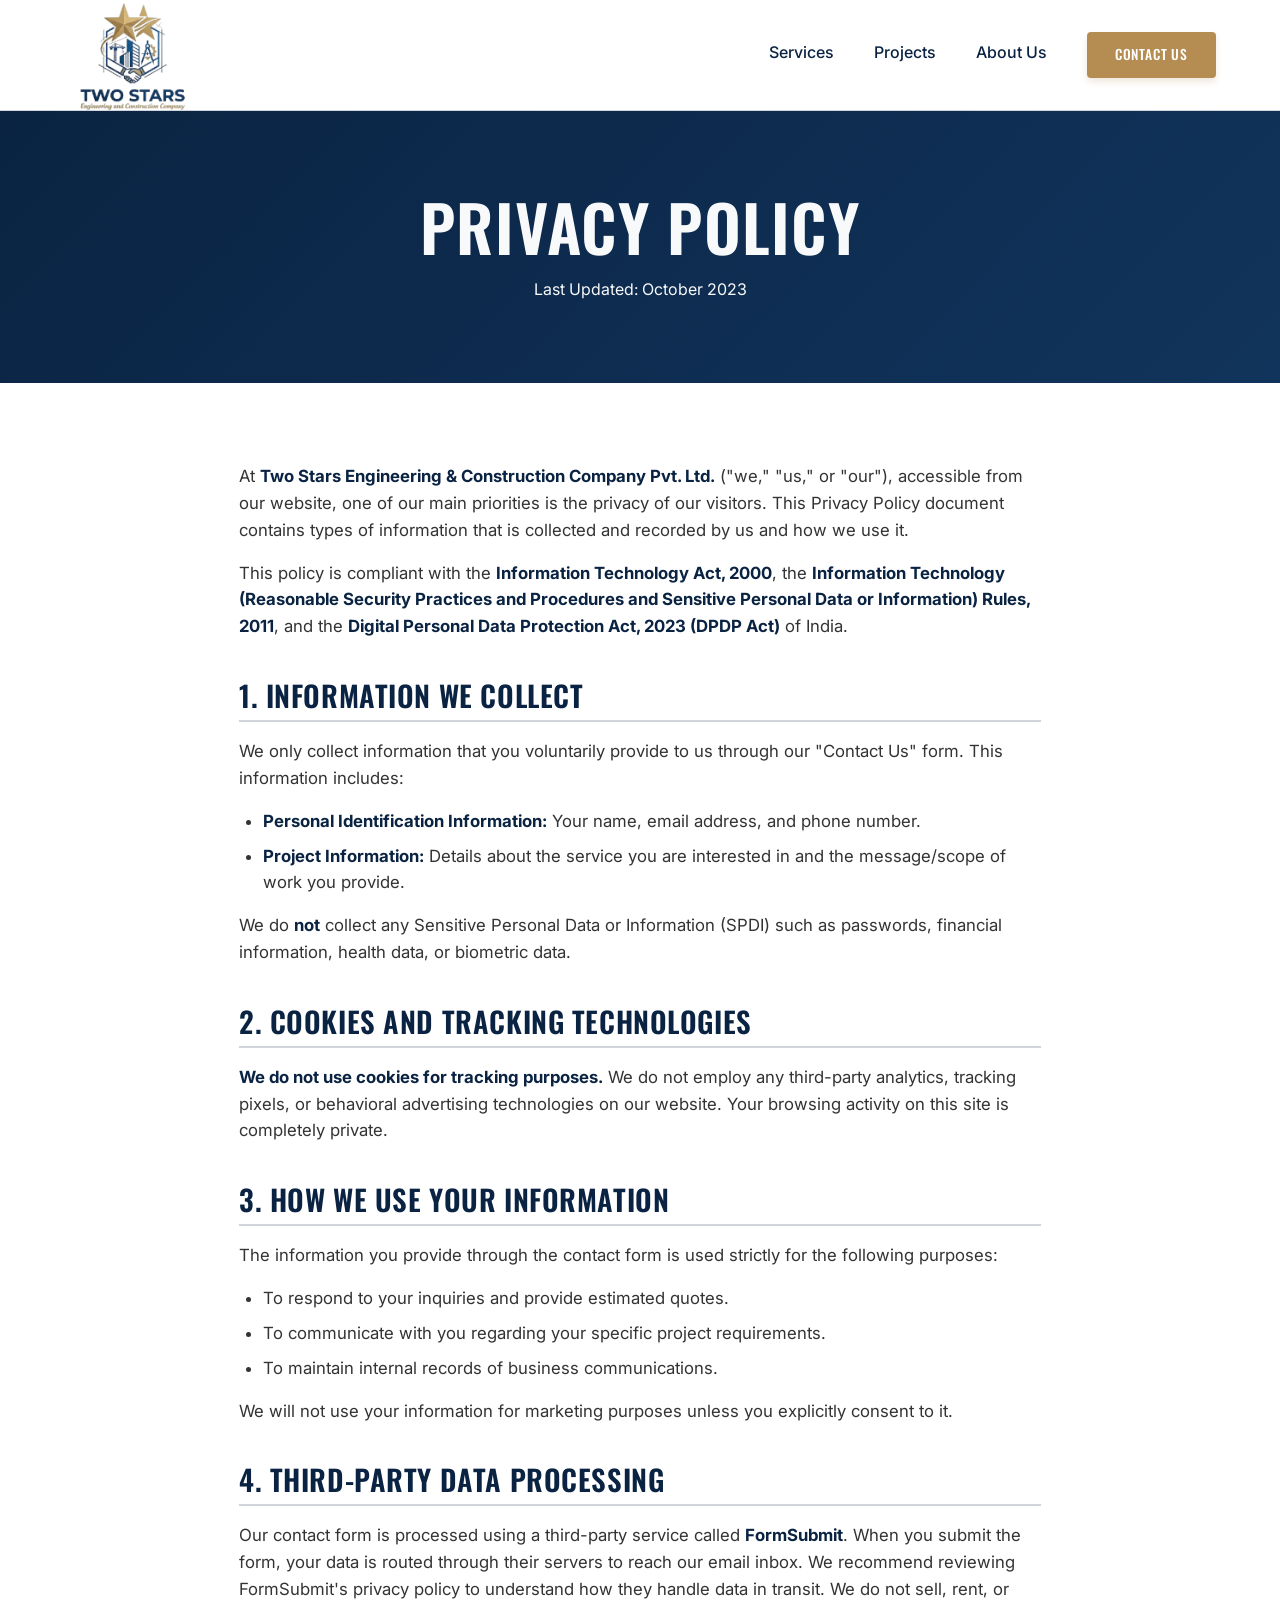
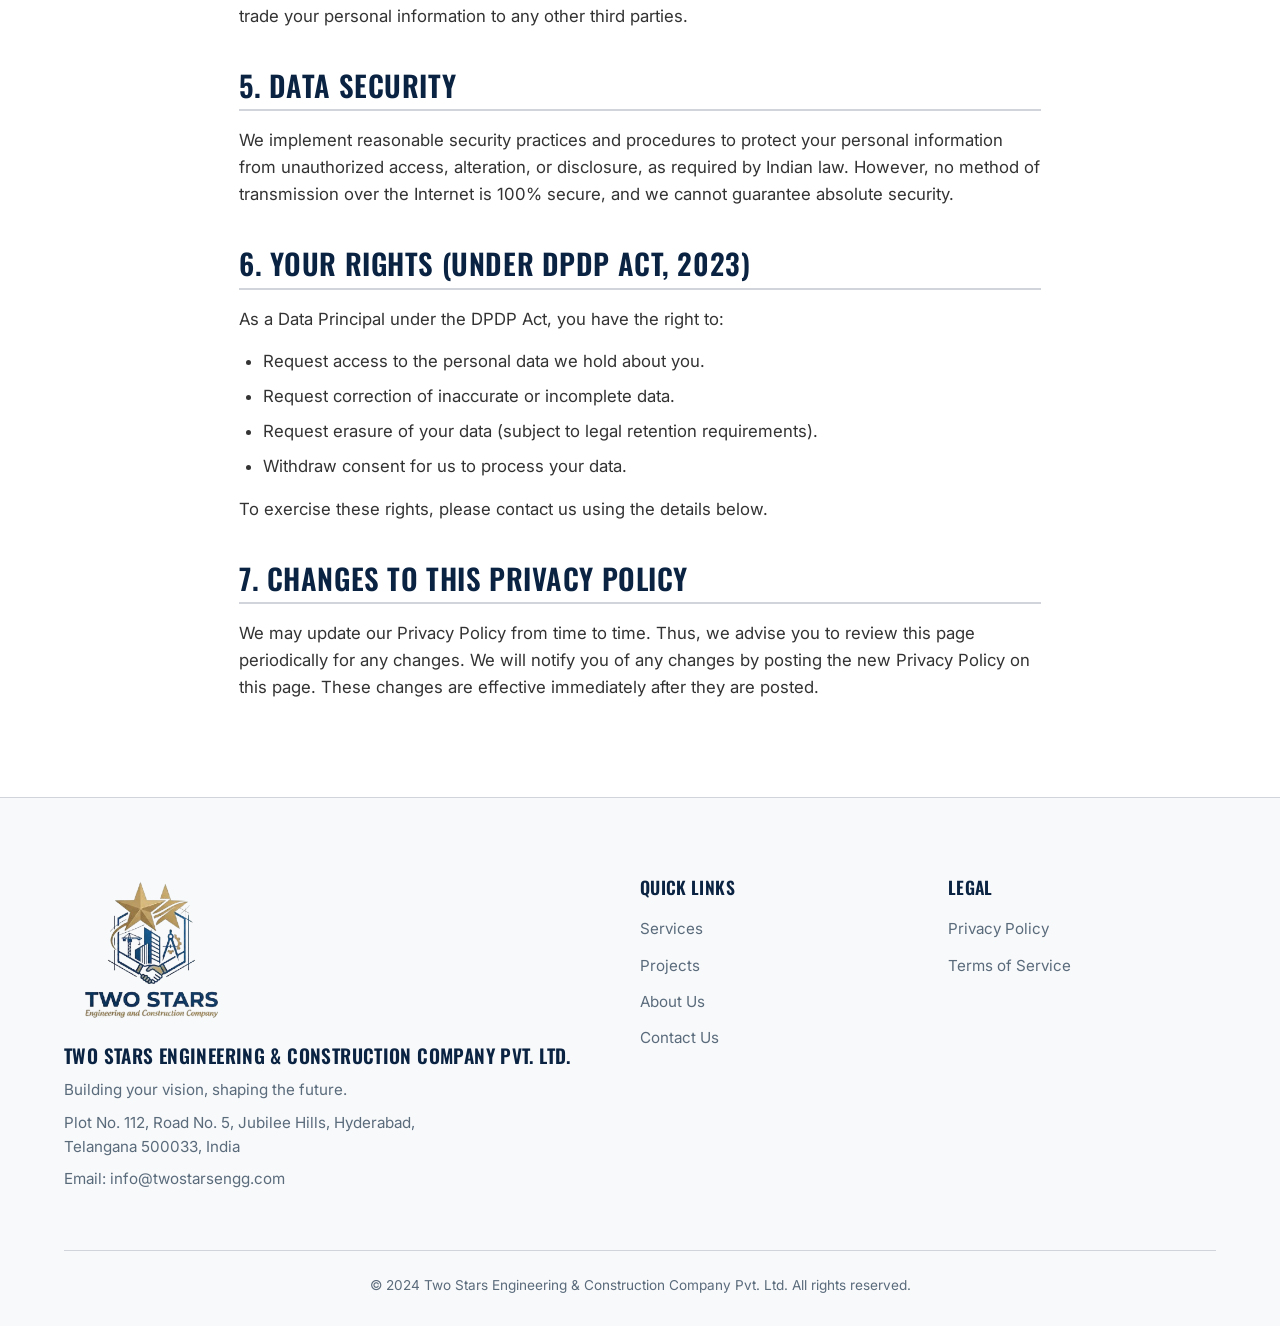
<file: privacy-policy.html>
<!DOCTYPE html>
<html lang="en">
<head>
  <meta charset="UTF-8" />
  <meta name="viewport" content="width=device-width, initial-scale=1.0" />
  <title>Privacy Policy - Two Stars Engineering & Construction</title>
  <link rel="preconnect" href="https://fonts.googleapis.com" />
  <link rel="preconnect" href="https://fonts.gstatic.com" crossorigin />
  <link href="https://fonts.googleapis.com/css2?family=Oswald:wght@400;500;600;700&family=Inter:wght@300;400;500;600&display=swap" rel="stylesheet" />
    <link rel="stylesheet" href="hamburger.css" />

  <style>
    /* --- Copying Design Tokens from main page --- */
    :root {
      --cream: #f8f9fa;
      --charcoal: #0A2342;
      --rust: #b58d53;
      --rust-light: #d1a865;
      --gray: #5a6b7c;
      --border: #d1d5db;
      --font-display: 'Oswald', sans-serif;
      --font-body: 'Inter', sans-serif;
      --max-width: 1200px;
      --radius: 4px;
    }

    html { scroll-behavior: smooth; scroll-padding-top: 130px; }
    * { margin: 0; padding: 0; box-sizing: border-box; }
    body { font-family: var(--font-body); background: var(--cream); color: var(--charcoal); line-height: 1.6; overflow-x: hidden; }
    h1, h2, h3, h4 { font-family: var(--font-display); font-weight: 600; line-height: 1.1; text-transform: uppercase; letter-spacing: 0.02em; }
    a { text-decoration: none; color: inherit; }
    .container { max-width: var(--max-width); margin: 0 auto; padding: 0 24px; }
    
    /* --- Buttons & Navbar --- */
    .btn { display: inline-block; padding: 12px 24px; font-family: var(--font-display); font-size: 0.9rem; font-weight: 500; letter-spacing: 0.06em; text-transform: uppercase; border-radius: var(--radius); transition: all 0.3s cubic-bezier(0.25, 0.8, 0.25, 1); cursor: pointer; border: none; }
    .btn-primary { background: var(--rust); color: #fff; box-shadow: 0 4px 6px rgba(181, 141, 83, 0.2); }
    .btn-primary:hover { background: var(--rust-light); transform: translateY(-3px); box-shadow: 0 8px 15px rgba(181, 141, 83, 0.4); }

    .navbar { background: rgba(255, 255, 255, 0.95); backdrop-filter: blur(10px); border-bottom: 1px solid var(--border); position: sticky; top: 0; z-index: 1000; padding: 0; }
    .nav-container { display: flex; justify-content: space-between; align-items: center; min-height: 110px; }
    .nav-logo img { height: 110px; width: auto; display: block; transition: transform 0.3s ease; }
    .nav-logo:hover img { transform: scale(1.02); }
    .nav-links { display: flex; align-items: center; gap: 40px; }
    .nav-links a:not(.btn) { font-weight: 500; font-size: 1rem; position: relative; padding-bottom: 4px; transition: color 0.3s ease; }
    .nav-links a:not(.btn)::after { content: ''; position: absolute; width: 0; height: 2px; bottom: 0; left: 0; background-color: var(--rust); transition: width 0.3s ease; }
    .nav-links a:not(.btn):hover { color: var(--rust); }
    .nav-links a:not(.btn):hover::after { width: 100%; }
    .nav-btn { padding: 12px 28px; font-size: 0.85rem; }

    /* --- Page Header --- */
    .page-header { background: linear-gradient(135deg, var(--charcoal) 0%, #11345c 100%); color: var(--cream); padding: 80px 0; text-align: center; }
    .page-header h1 { font-size: clamp(2.5rem, 5vw, 4rem); margin-bottom: 16px; }

    /* --- Legal Content Area --- */
    .legal-section { padding: 80px 0; background: #fff; }
    .legal-content { max-width: 850px; margin: 0 auto; }
    .legal-content h2 { font-size: 1.8rem; margin: 40px 0 16px 0; color: var(--charcoal); border-bottom: 2px solid var(--border); padding-bottom: 8px; }
    .legal-content h3 { font-size: 1.3rem; margin: 24px 0 12px 0; color: var(--charcoal); }
    .legal-content p { margin-bottom: 16px; color: #333; font-size: 1.05rem; }
    .legal-content ul { margin-bottom: 16px; padding-left: 24px; color: #333; font-size: 1.05rem; }
    .legal-content li { margin-bottom: 8px; }
    .legal-content strong { color: var(--charcoal); }

    /* --- Footer --- */
    .footer { padding: 80px 0 30px; background: var(--cream); border-top: 1px solid var(--border); font-size: 0.95rem; color: var(--gray); }
    .footer-grid { display: grid; grid-template-columns: 2fr 1fr 1fr; gap: 40px; margin-bottom: 50px; }
    .footer-brand img { height: 140px; margin-bottom: 20px; transition: filter 0.3s ease; }
    .footer-brand img:hover { filter: brightness(0.8); }
    .footer-brand h4 { color: var(--charcoal); font-size: 1.2rem; margin-bottom: 12px; }
    .footer-brand p { margin-bottom: 8px; }
    .footer-links h4 { color: var(--charcoal); font-size: 1.1rem; margin-bottom: 20px; }
    .footer-links ul { list-style: none; }
    .footer-links li { margin-bottom: 12px; }
    .footer-links a { transition: color 0.3s ease, padding-left 0.3s ease; display: inline-block; }
    .footer-links a:hover { color: var(--rust); padding-left: 5px; }
    .footer-bottom { text-align: center; padding-top: 24px; border-top: 1px solid var(--border); font-size: 0.85rem; }

    /* --- Scroll Top --- */
    #scrollTopBtn { position: fixed; bottom: 30px; right: 30px; width: 50px; height: 50px; background-color: var(--rust); color: #fff; border: none; border-radius: 50%; font-size: 1.5rem; cursor: pointer; display: flex; align-items: center; justify-content: center; box-shadow: 0 4px 15px rgba(0,0,0,0.2); transition: all 0.3s cubic-bezier(0.25, 0.8, 0.25, 1); opacity: 0; visibility: hidden; z-index: 999; }
    #scrollTopBtn.show { opacity: 1; visibility: visible; }
    #scrollTopBtn:hover { background-color: var(--charcoal); transform: translateY(-5px); box-shadow: 0 6px 20px rgba(0,0,0,0.3); }

    @media (max-width: 900px) {
      html { scroll-padding-top: 100px; } 
      .nav-container { min-height: 80px; }
      .nav-logo img { height: 80px; }
      .nav-links { display: none; }
      .footer-grid { grid-template-columns: 1fr; gap: 30px; }
    }
    @media (max-width: 640px) {
      .legal-section { padding: 50px 0; }
      .footer-brand img { height: 110px; }
    }
  </style>
</head>
<body>
<!-- 
  NAVBAR
  <header class="navbar">
    <div class="container nav-container">
      <a href="index.html" class="nav-logo">
        <img src="logo.png" alt="Two Stars Engineering and Construction Company Logo" />
      </a>
      <nav class="nav-links">
        <a href="index.html#services">Services</a>
        <a href="index.html#projects">Projects</a>
        <a href="index.html#about">About Us</a>
        <a href="index.html#contact" class="btn btn-primary nav-btn">Contact Us</a>
      </nav>
    </div>
  </header> -->


  <header class="navbar">
  <div class="container nav-container">
    <a href="index.html" class="nav-logo">
      <img src="logo.png" alt="Two Stars Engineering and Construction Company Logo" />
    </a>
    
    <!-- Desktop Links -->
    <nav class="nav-links">
     <a href="index.html#services">Services</a>
        <a href="index.html#projects">Projects</a>
        <a href="index.html#about">About Us</a>
        <a href="index.html#contact" class="btn btn-primary nav-btn">Contact Us</a>
    </nav>

    <!-- Mobile Hamburger Button -->
    <button class="hamburger" id="hamburger" aria-label="Toggle menu">
      <span></span>
      <span></span>
      <span></span>
    </button>

    
<!-- Mobile Menu Overlay (Place this right after the header) -->
<div class="mobile-menu" id="mobileMenu">
  <div class="mobile-menu-links">
    <a href="index.html#services" class="mobile-link">Services</a>
    <a href="index.html#projects" class="mobile-link">Projects</a>
    <a href="index.html#about" class="mobile-link">About Us</a>
    <a href="index.html#contact" class="btn btn-primary mobile-link">Contact Us</a>
  </div>
</div>
  </div>
</header

  <!-- PAGE HEADER -->
  <section class="page-header">
    <div class="container">
      <h1>Privacy Policy</h1>
      <p>Last Updated: October 2023</p>
    </div>
  </section>

  <!-- LEGAL CONTENT -->
  <section class="legal-section">
    <div class="container legal-content">
      <p>At <strong>Two Stars Engineering & Construction Company Pvt. Ltd.</strong> ("we," "us," or "our"), accessible from our website, one of our main priorities is the privacy of our visitors. This Privacy Policy document contains types of information that is collected and recorded by us and how we use it.</p>
      <p>This policy is compliant with the <strong>Information Technology Act, 2000</strong>, the <strong>Information Technology (Reasonable Security Practices and Procedures and Sensitive Personal Data or Information) Rules, 2011</strong>, and the <strong>Digital Personal Data Protection Act, 2023 (DPDP Act)</strong> of India.</p>

      <h2>1. Information We Collect</h2>
      <p>We only collect information that you voluntarily provide to us through our "Contact Us" form. This information includes:</p>
      <ul>
        <li><strong>Personal Identification Information:</strong> Your name, email address, and phone number.</li>
        <li><strong>Project Information:</strong> Details about the service you are interested in and the message/scope of work you provide.</li>
      </ul>
      <p>We do <strong>not</strong> collect any Sensitive Personal Data or Information (SPDI) such as passwords, financial information, health data, or biometric data.</p>

      <h2>2. Cookies and Tracking Technologies</h2>
      <p><strong>We do not use cookies for tracking purposes.</strong> We do not employ any third-party analytics, tracking pixels, or behavioral advertising technologies on our website. Your browsing activity on this site is completely private.</p>

      <h2>3. How We Use Your Information</h2>
      <p>The information you provide through the contact form is used strictly for the following purposes:</p>
      <ul>
        <li>To respond to your inquiries and provide estimated quotes.</li>
        <li>To communicate with you regarding your specific project requirements.</li>
        <li>To maintain internal records of business communications.</li>
      </ul>
      <p>We will not use your information for marketing purposes unless you explicitly consent to it.</p>

      <h2>4. Third-Party Data Processing</h2>
      <p>Our contact form is processed using a third-party service called <strong>FormSubmit</strong>. When you submit the form, your data is routed through their servers to reach our email inbox. We recommend reviewing FormSubmit's privacy policy to understand how they handle data in transit. We do not sell, rent, or trade your personal information to any other third parties.</p>

      <h2>5. Data Security</h2>
      <p>We implement reasonable security practices and procedures to protect your personal information from unauthorized access, alteration, or disclosure, as required by Indian law. However, no method of transmission over the Internet is 100% secure, and we cannot guarantee absolute security.</p>

      <h2>6. Your Rights (Under DPDP Act, 2023)</h2>
      <p>As a Data Principal under the DPDP Act, you have the right to:</p>
      <ul>
        <li>Request access to the personal data we hold about you.</li>
        <li>Request correction of inaccurate or incomplete data.</li>
        <li>Request erasure of your data (subject to legal retention requirements).</li>
        <li>Withdraw consent for us to process your data.</li>
      </ul>
      <p>To exercise these rights, please contact us using the details below.</p>

      

      <h2>7. Changes to This Privacy Policy</h2>
      <p>We may update our Privacy Policy from time to time. Thus, we advise you to review this page periodically for any changes. We will notify you of any changes by posting the new Privacy Policy on this page. These changes are effective immediately after they are posted.</p>
    </div>
  </section>

  <!-- FOOTER -->
  <footer class="footer">
    <div class="container">
      <div class="footer-grid">
        <div class="footer-brand">
          <img src="logo.png" alt="Two Stars Logo" />
          <h4>Two Stars Engineering & Construction Company Pvt. Ltd.</h4>
          <p>Building your vision, shaping the future.</p>
            <p>Plot No. 112, Road No. 5, Jubilee Hills, Hyderabad,<br> Telangana 500033, India</p>
          <p>Email: info@twostarsengg.com</p>
        </div>
        <div class="footer-links">
          <h4>Quick Links</h4>
          <ul>
            <li><a href="index.html#services">Services</a></li>
            <li><a href="index.html#projects">Projects</a></li>
            <li><a href="index.html#about">About Us</a></li>
            <li><a href="index.html#contact">Contact Us</a></li>
          </ul>
        </div>
        <div class="footer-links">
          <h4>Legal</h4>
          <ul>
            <li><a href="privacy-policy.html">Privacy Policy</a></li>
            <li><a href="terms-of-service.html">Terms of Service</a></li>
          </ul>
        </div>
      </div>
      <div class="footer-bottom">
        <p>&copy; 2024 Two Stars Engineering & Construction Company Pvt. Ltd. All rights reserved.</p>
      </div>
    </div>
  </footer>

  <!-- SCROLL TO TOP BUTTON -->
  <button id="scrollTopBtn" title="Go to top">
    <svg width="24" height="24" viewBox="0 0 24 24" fill="none" stroke="currentColor" stroke-width="2" stroke-linecap="round" stroke-linejoin="round">
      <path d="M12 19V5M5 12l7-7 7 7"/>
    </svg>
  </button>

  <script>
    const scrollTopBtn = document.getElementById("scrollTopBtn");
    window.onscroll = function() {
      if (document.body.scrollTop > 300 || document.documentElement.scrollTop > 300) {
        scrollTopBtn.classList.add("show");
      } else {
        scrollTopBtn.classList.remove("show");
      }
    };
    scrollTopBtn.addEventListener("click", function() {
      window.scrollTo({ top: 0, behavior: "smooth" });
    });
  </script>

  <script src="hamburger.js"></script>

</body>
</html>
</file>
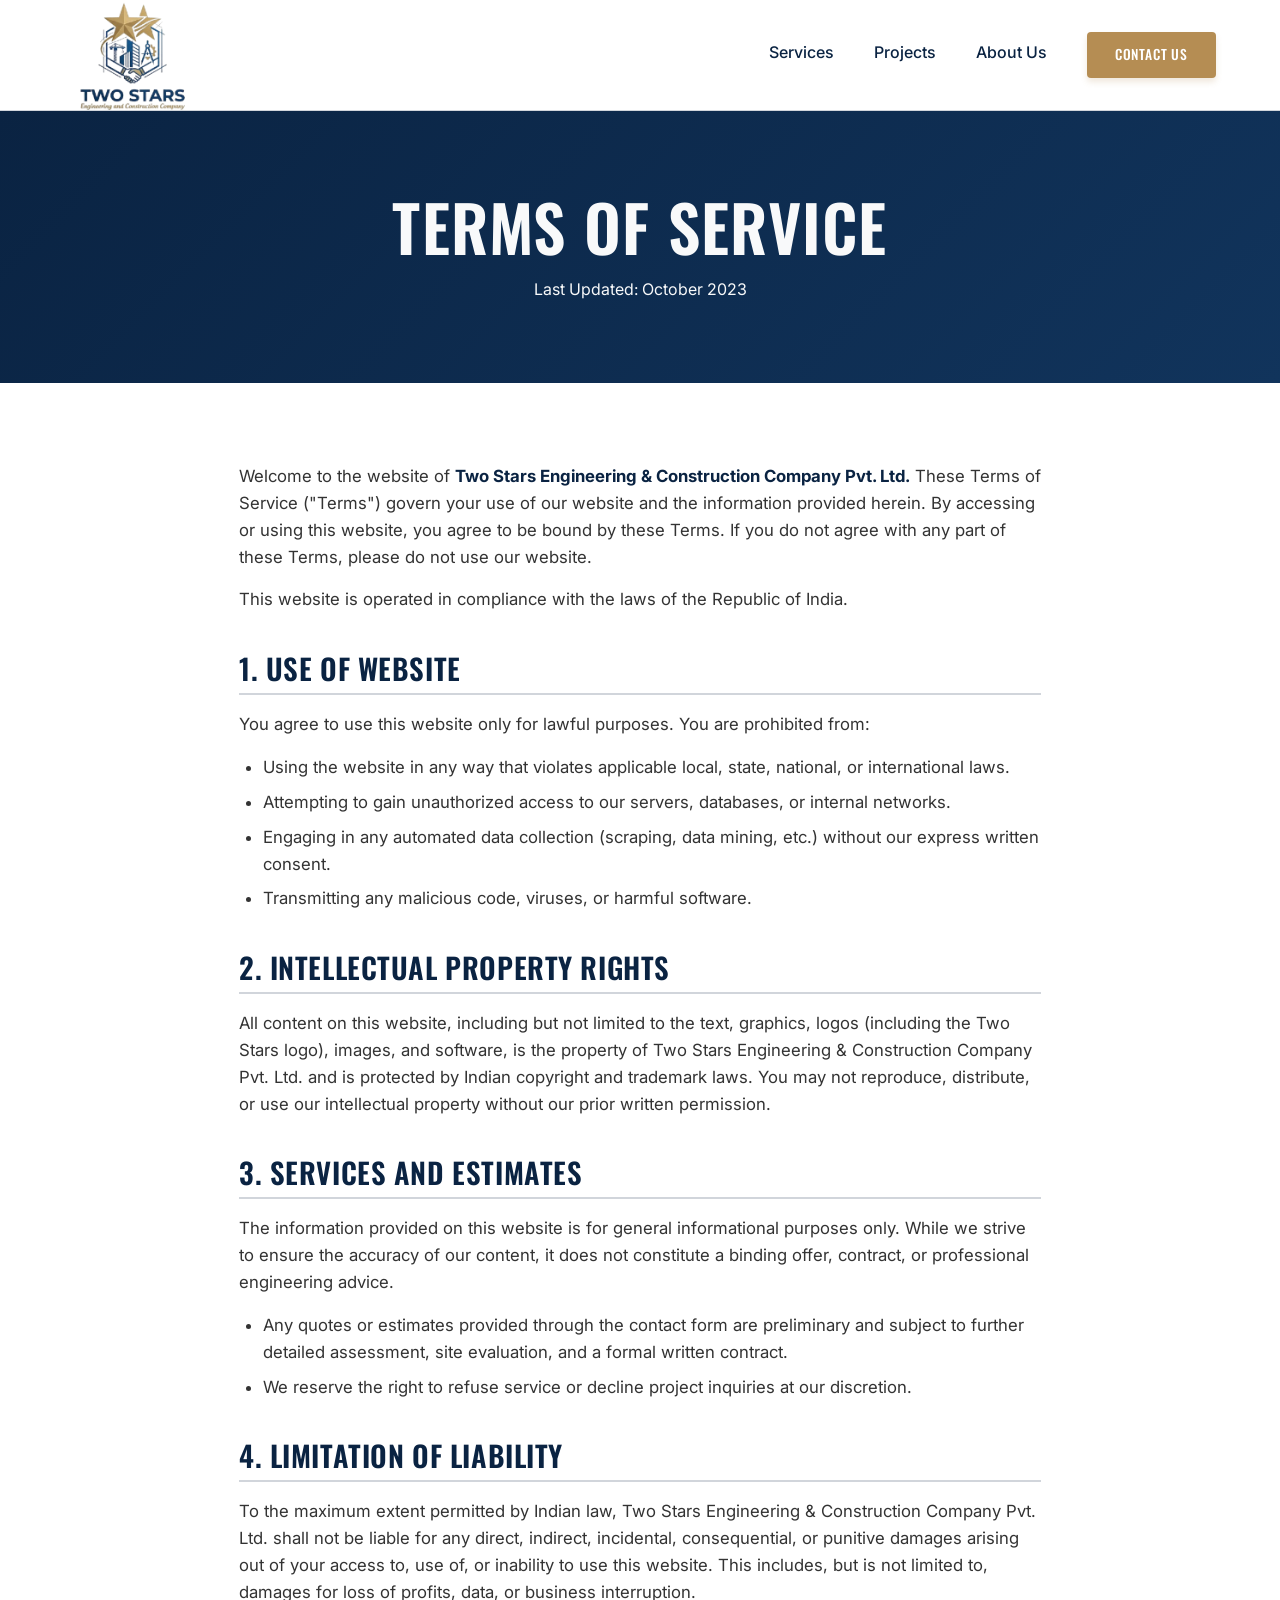
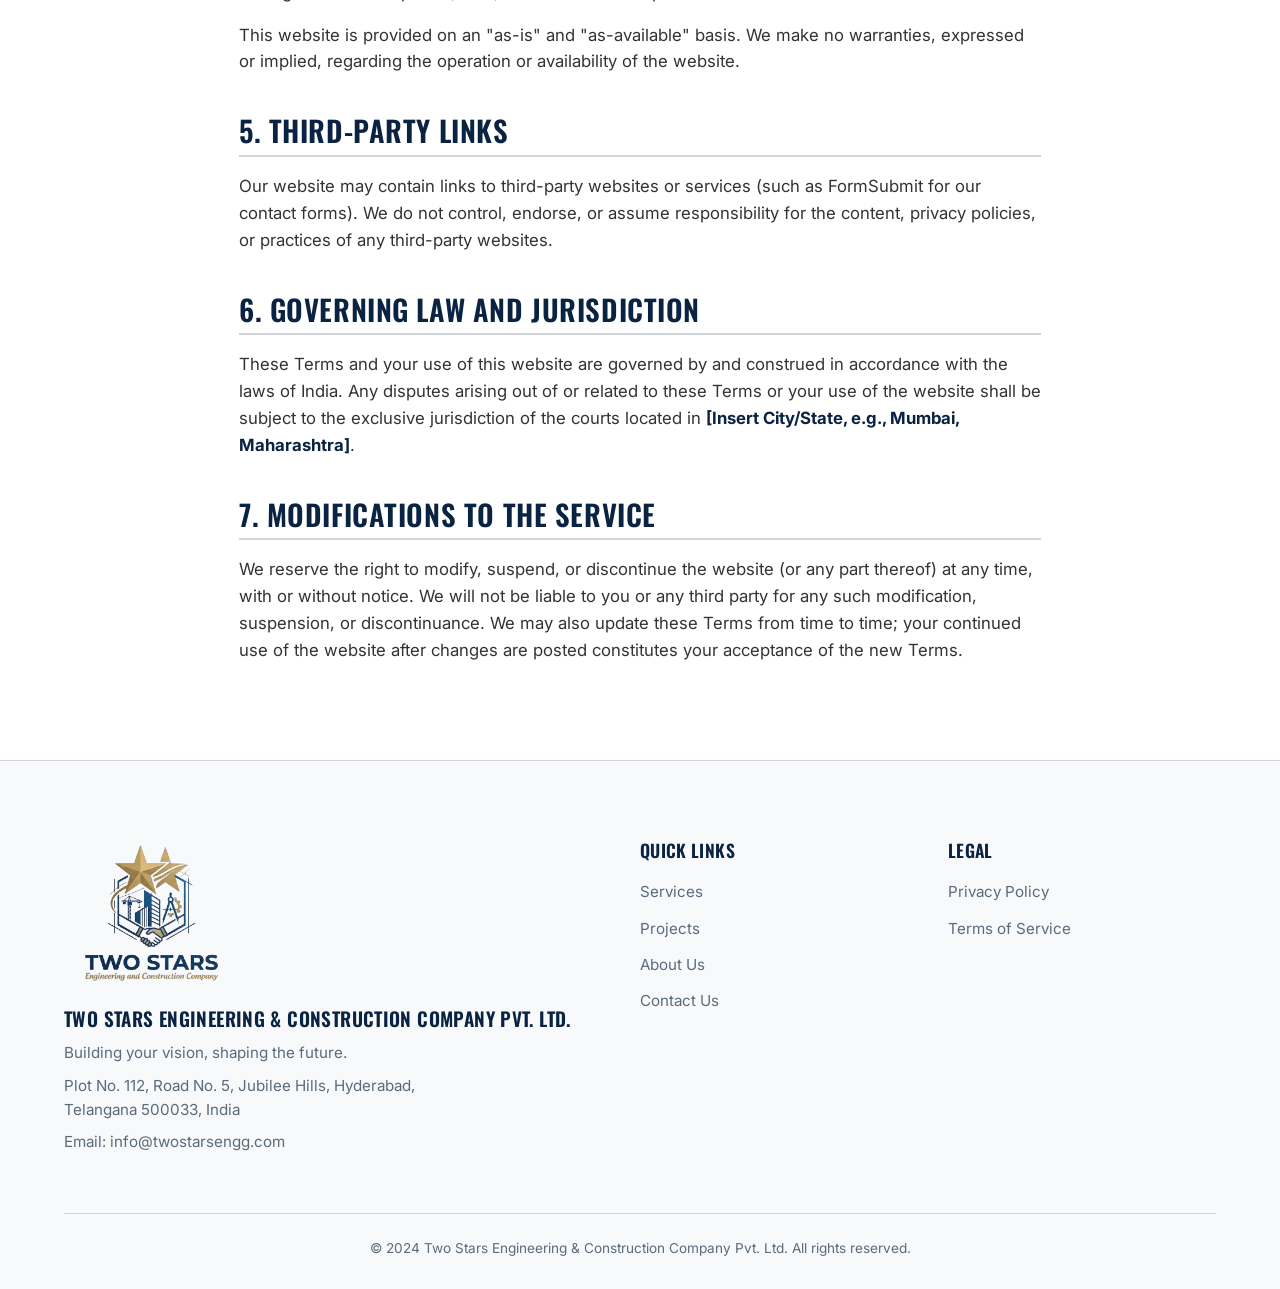
<file: terms-of-service.html>
<!DOCTYPE html>
<html lang="en">
<head>
  <meta charset="UTF-8" />
  <meta name="viewport" content="width=device-width, initial-scale=1.0" />
  <title>Terms of Service - Two Stars Engineering & Construction</title>
  <link rel="preconnect" href="https://fonts.googleapis.com" />
  <link rel="preconnect" href="https://fonts.gstatic.com" crossorigin />
  <link href="https://fonts.googleapis.com/css2?family=Oswald:wght@400;500;600;700&family=Inter:wght@300;400;500;600&display=swap" rel="stylesheet" />
    <link rel="stylesheet" href="hamburger.css" />

  <style>
    /* --- Same Styling Tokens --- */
    :root {
      --cream: #f8f9fa;
      --charcoal: #0A2342;
      --rust: #b58d53;
      --rust-light: #d1a865;
      --gray: #5a6b7c;
      --border: #d1d5db;
      --font-display: 'Oswald', sans-serif;
      --font-body: 'Inter', sans-serif;
      --max-width: 1200px;
      --radius: 4px;
    }

    html { scroll-behavior: smooth; scroll-padding-top: 130px; }
    * { margin: 0; padding: 0; box-sizing: border-box; }
    body { font-family: var(--font-body); background: var(--cream); color: var(--charcoal); line-height: 1.6; overflow-x: hidden; }
    h1, h2, h3, h4 { font-family: var(--font-display); font-weight: 600; line-height: 1.1; text-transform: uppercase; letter-spacing: 0.02em; }
    a { text-decoration: none; color: inherit; }
    .container { max-width: var(--max-width); margin: 0 auto; padding: 0 24px; }
    
    /* --- Buttons & Navbar --- */
    .btn { display: inline-block; padding: 12px 24px; font-family: var(--font-display); font-size: 0.9rem; font-weight: 500; letter-spacing: 0.06em; text-transform: uppercase; border-radius: var(--radius); transition: all 0.3s cubic-bezier(0.25, 0.8, 0.25, 1); cursor: pointer; border: none; }
    .btn-primary { background: var(--rust); color: #fff; box-shadow: 0 4px 6px rgba(181, 141, 83, 0.2); }
    .btn-primary:hover { background: var(--rust-light); transform: translateY(-3px); box-shadow: 0 8px 15px rgba(181, 141, 83, 0.4); }

    .navbar { background: rgba(255, 255, 255, 0.95); backdrop-filter: blur(10px); border-bottom: 1px solid var(--border); position: sticky; top: 0; z-index: 1000; padding: 0; }
    .nav-container { display: flex; justify-content: space-between; align-items: center; min-height: 110px; }
    .nav-logo img { height: 110px; width: auto; display: block; transition: transform 0.3s ease; }
    .nav-logo:hover img { transform: scale(1.02); }
    .nav-links { display: flex; align-items: center; gap: 40px; }
    .nav-links a:not(.btn) { font-weight: 500; font-size: 1rem; position: relative; padding-bottom: 4px; transition: color 0.3s ease; }
    .nav-links a:not(.btn)::after { content: ''; position: absolute; width: 0; height: 2px; bottom: 0; left: 0; background-color: var(--rust); transition: width 0.3s ease; }
    .nav-links a:not(.btn):hover { color: var(--rust); }
    .nav-links a:not(.btn):hover::after { width: 100%; }
    .nav-btn { padding: 12px 28px; font-size: 0.85rem; }

    /* --- Page Header --- */
    .page-header { background: linear-gradient(135deg, var(--charcoal) 0%, #11345c 100%); color: var(--cream); padding: 80px 0; text-align: center; }
    .page-header h1 { font-size: clamp(2.5rem, 5vw, 4rem); margin-bottom: 16px; }

    /* --- Legal Content Area --- */
    .legal-section { padding: 80px 0; background: #fff; }
    .legal-content { max-width: 850px; margin: 0 auto; }
    .legal-content h2 { font-size: 1.8rem; margin: 40px 0 16px 0; color: var(--charcoal); border-bottom: 2px solid var(--border); padding-bottom: 8px; }
    .legal-content p { margin-bottom: 16px; color: #333; font-size: 1.05rem; }
    .legal-content ul { margin-bottom: 16px; padding-left: 24px; color: #333; font-size: 1.05rem; }
    .legal-content li { margin-bottom: 8px; }
    .legal-content strong { color: var(--charcoal); }

    /* --- Footer --- */
    .footer { padding: 80px 0 30px; background: var(--cream); border-top: 1px solid var(--border); font-size: 0.95rem; color: var(--gray); }
    .footer-grid { display: grid; grid-template-columns: 2fr 1fr 1fr; gap: 40px; margin-bottom: 50px; }
    .footer-brand img { height: 140px; margin-bottom: 20px; transition: filter 0.3s ease; }
    .footer-brand img:hover { filter: brightness(0.8); }
    .footer-brand h4 { color: var(--charcoal); font-size: 1.2rem; margin-bottom: 12px; }
    .footer-brand p { margin-bottom: 8px; }
    .footer-links h4 { color: var(--charcoal); font-size: 1.1rem; margin-bottom: 20px; }
    .footer-links ul { list-style: none; }
    .footer-links li { margin-bottom: 12px; }
    .footer-links a { transition: color 0.3s ease, padding-left 0.3s ease; display: inline-block; }
    .footer-links a:hover { color: var(--rust); padding-left: 5px; }
    .footer-bottom { text-align: center; padding-top: 24px; border-top: 1px solid var(--border); font-size: 0.85rem; }

    /* --- Scroll Top --- */
    #scrollTopBtn { position: fixed; bottom: 30px; right: 30px; width: 50px; height: 50px; background-color: var(--rust); color: #fff; border: none; border-radius: 50%; font-size: 1.5rem; cursor: pointer; display: flex; align-items: center; justify-content: center; box-shadow: 0 4px 15px rgba(0,0,0,0.2); transition: all 0.3s cubic-bezier(0.25, 0.8, 0.25, 1); opacity: 0; visibility: hidden; z-index: 999; }
    #scrollTopBtn.show { opacity: 1; visibility: visible; }
    #scrollTopBtn:hover { background-color: var(--charcoal); transform: translateY(-5px); box-shadow: 0 6px 20px rgba(0,0,0,0.3); }

    @media (max-width: 900px) {
      html { scroll-padding-top: 100px; } 
      .nav-container { min-height: 80px; }
      .nav-logo img { height: 80px; }
      .nav-links { display: none; }
      .footer-grid { grid-template-columns: 1fr; gap: 30px; }
    }
    @media (max-width: 640px) {
      .legal-section { padding: 50px 0; }
      .footer-brand img { height: 110px; }
    }
  </style>
</head>
<body>

  <!-- NAVBAR -->
  <!-- <header class="navbar">
    <div class="container nav-container">
      <a href="index.html" class="nav-logo">
        <img src="logo.png" alt="Two Stars Engineering and Construction Company Logo" />
      </a>
      <nav class="nav-links">
        <a href="index.html#services">Services</a>
        <a href="index.html#projects">Projects</a>
        <a href="index.html#about">About Us</a>
        <a href="index.html#contact" class="btn btn-primary nav-btn">Contact Us</a>
      </nav>
    </div>
  </header> -->

  
  <header class="navbar">
  <div class="container nav-container">
    <a href="index.html" class="nav-logo">
      <img src="logo.png" alt="Two Stars Engineering and Construction Company Logo" />
    </a>
    
    <!-- Desktop Links -->
    <nav class="nav-links">
     <a href="index.html#services">Services</a>
        <a href="index.html#projects">Projects</a>
        <a href="index.html#about">About Us</a>
        <a href="index.html#contact" class="btn btn-primary nav-btn">Contact Us</a>
    </nav>

    <!-- Mobile Hamburger Button -->
    <button class="hamburger" id="hamburger" aria-label="Toggle menu">
      <span></span>
      <span></span>
      <span></span>
    </button>

    
<!-- Mobile Menu Overlay (Place this right after the header) -->
<div class="mobile-menu" id="mobileMenu">
  <div class="mobile-menu-links">
    <a href="index.html#services" class="mobile-link">Services</a>
    <a href="index.html#projects" class="mobile-link">Projects</a>
    <a href="index.html#about" class="mobile-link">About Us</a>
    <a href="index.html#contact" class="btn btn-primary mobile-link">Contact Us</a>
  </div>
</div>
  </div>
</header>

  <!-- PAGE HEADER -->
  <section class="page-header">
    <div class="container">
      <h1>Terms of Service</h1>
      <p>Last Updated: October 2023</p>
    </div>
  </section>

  <!-- LEGAL CONTENT -->
  <section class="legal-section">
    <div class="container legal-content">
      <p>Welcome to the website of <strong>Two Stars Engineering & Construction Company Pvt. Ltd.</strong> These Terms of Service ("Terms") govern your use of our website and the information provided herein. By accessing or using this website, you agree to be bound by these Terms. If you do not agree with any part of these Terms, please do not use our website.</p>
      <p>This website is operated in compliance with the laws of the Republic of India.</p>

      <h2>1. Use of Website</h2>
      <p>You agree to use this website only for lawful purposes. You are prohibited from:</p>
      <ul>
        <li>Using the website in any way that violates applicable local, state, national, or international laws.</li>
        <li>Attempting to gain unauthorized access to our servers, databases, or internal networks.</li>
        <li>Engaging in any automated data collection (scraping, data mining, etc.) without our express written consent.</li>
        <li>Transmitting any malicious code, viruses, or harmful software.</li>
      </ul>

      <h2>2. Intellectual Property Rights</h2>
      <p>All content on this website, including but not limited to the text, graphics, logos (including the Two Stars logo), images, and software, is the property of Two Stars Engineering & Construction Company Pvt. Ltd. and is protected by Indian copyright and trademark laws. You may not reproduce, distribute, or use our intellectual property without our prior written permission.</p>

      <h2>3. Services and Estimates</h2>
      <p>The information provided on this website is for general informational purposes only. While we strive to ensure the accuracy of our content, it does not constitute a binding offer, contract, or professional engineering advice.</p>
      <ul>
        <li>Any quotes or estimates provided through the contact form are preliminary and subject to further detailed assessment, site evaluation, and a formal written contract.</li>
        <li>We reserve the right to refuse service or decline project inquiries at our discretion.</li>
      </ul>

      <h2>4. Limitation of Liability</h2>
      <p>To the maximum extent permitted by Indian law, Two Stars Engineering & Construction Company Pvt. Ltd. shall not be liable for any direct, indirect, incidental, consequential, or punitive damages arising out of your access to, use of, or inability to use this website. This includes, but is not limited to, damages for loss of profits, data, or business interruption.</p>
      <p>This website is provided on an "as-is" and "as-available" basis. We make no warranties, expressed or implied, regarding the operation or availability of the website.</p>

      <h2>5. Third-Party Links</h2>
      <p>Our website may contain links to third-party websites or services (such as FormSubmit for our contact forms). We do not control, endorse, or assume responsibility for the content, privacy policies, or practices of any third-party websites.</p>

      <h2>6. Governing Law and Jurisdiction</h2>
      <p>These Terms and your use of this website are governed by and construed in accordance with the laws of India. Any disputes arising out of or related to these Terms or your use of the website shall be subject to the exclusive jurisdiction of the courts located in <strong>[Insert City/State, e.g., Mumbai, Maharashtra]</strong>.</p>

      <h2>7. Modifications to the Service</h2>
      <p>We reserve the right to modify, suspend, or discontinue the website (or any part thereof) at any time, with or without notice. We will not be liable to you or any third party for any such modification, suspension, or discontinuance. We may also update these Terms from time to time; your continued use of the website after changes are posted constitutes your acceptance of the new Terms.</p>

      
  </section>

  <!-- FOOTER -->
  <footer class="footer">
    <div class="container">
      <div class="footer-grid">
        <div class="footer-brand">
          <img src="logo.png" alt="Two Stars Logo" />
          <h4>Two Stars Engineering & Construction Company Pvt. Ltd.</h4>
          <p>Building your vision, shaping the future.</p>
<p>Plot No. 112, Road No. 5, Jubilee Hills, Hyderabad,<br> Telangana 500033, India</p>
          <p>Email: info@twostarsengg.com</p>
        </div>
        <div class="footer-links">
          <h4>Quick Links</h4>
          <ul>
            <li><a href="index.html#services">Services</a></li>
            <li><a href="index.html#projects">Projects</a></li>
            <li><a href="index.html#about">About Us</a></li>
            <li><a href="index.html#contact">Contact Us</a></li>
          </ul>
        </div>
        <div class="footer-links">
          <h4>Legal</h4>
          <ul>
            <li><a href="privacy-policy.html">Privacy Policy</a></li>
            <li><a href="terms-of-service.html">Terms of Service</a></li>
          </ul>
        </div>
      </div>
      <div class="footer-bottom">
        <p>&copy; 2024 Two Stars Engineering & Construction Company Pvt. Ltd. All rights reserved.</p>
      </div>
    </div>
  </footer>

  <!-- SCROLL TO TOP BUTTON -->
  <button id="scrollTopBtn" title="Go to top">
    <svg width="24" height="24" viewBox="0 0 24 24" fill="none" stroke="currentColor" stroke-width="2" stroke-linecap="round" stroke-linejoin="round">
      <path d="M12 19V5M5 12l7-7 7 7"/>
    </svg>
  </button>

  <script>
    const scrollTopBtn = document.getElementById("scrollTopBtn");
    window.onscroll = function() {
      if (document.body.scrollTop > 300 || document.documentElement.scrollTop > 300) {
        scrollTopBtn.classList.add("show");
      } else {
        scrollTopBtn.classList.remove("show");
      }
    };
    scrollTopBtn.addEventListener("click", function() {
      window.scrollTo({ top: 0, behavior: "smooth" });
    });
  </script>

    <script src="hamburger.js"></script>

</body>
</html>
</file>
<file: hamburger.css>
/* =========================================
   HAMBURGER MENU CSS
   ========================================= */

/* Hamburger Button Base (Hidden on Desktop) */
.hamburger {
  display: none;
  background: none;
  border: none;
  cursor: pointer;
  flex-direction: column;
  gap: 6px;
  z-index: 1002; /* Stays above the overlay */
  padding: 10px;
}

.hamburger span {
  display: block;
  width: 30px;
  height: 3px;
  background-color: var(--charcoal, #0A2342);
  transition: all 0.3s ease;
  border-radius: 2px;
}

/* Hamburger Animation (Turns into an X when active) */
.hamburger.active span:nth-child(1) {
  transform: translateY(9px) rotate(45deg);
  background-color: var(--rust, #b58d53);
}

.hamburger.active span:nth-child(2) {
  opacity: 0;
}

.hamburger.active span:nth-child(3) {
  transform: translateY(-9px) rotate(-45deg);
  background-color: var(--rust, #b58d53);
}

/* Mobile Menu Full-Screen Overlay */
.mobile-menu {
  position: fixed;
  top: 0;
  left: 0;
  width: 100%;
  height: 100vh;
  background: rgba(248, 249, 250, 0.98); /* Light background */
  backdrop-filter: blur(10px);
  display: flex;
  flex-direction: column;
  justify-content: center;
  align-items: center;
  opacity: 0;
  visibility: hidden;
  transition: all 0.4s ease;
  z-index: 1001;
}

.mobile-menu.active {
  opacity: 1;
  visibility: visible;
}

/* Links inside the Mobile Menu */
.mobile-menu-links {
  display: flex;
  flex-direction: column;
  align-items: center;
  gap: 30px;
}

.mobile-menu-links a:not(.btn) {
  font-family: var(--font-display, 'Oswald', sans-serif);
  font-size: 1.8rem;
  font-weight: 500;
  text-transform: uppercase;
  color: var(--charcoal, #0A2342);
  letter-spacing: 0.05em;
  transition: color 0.3s ease;
  text-decoration: none;
}

.mobile-menu-links a:not(.btn):hover {
  color: var(--rust, #b58d53);
}

.mobile-menu-links .btn {
  font-size: 1.1rem;
  padding: 14px 32px;
  margin-top: 10px;
}

/* Responsive Triggers (Show Hamburger on Mobile) */
@media (max-width: 900px) {
  /* Hide the standard desktop links */
  .nav-links {
    display: none !important; 
  }
  /* Show the hamburger button */
  .hamburger {
    display: flex;
  }
}
</file>
